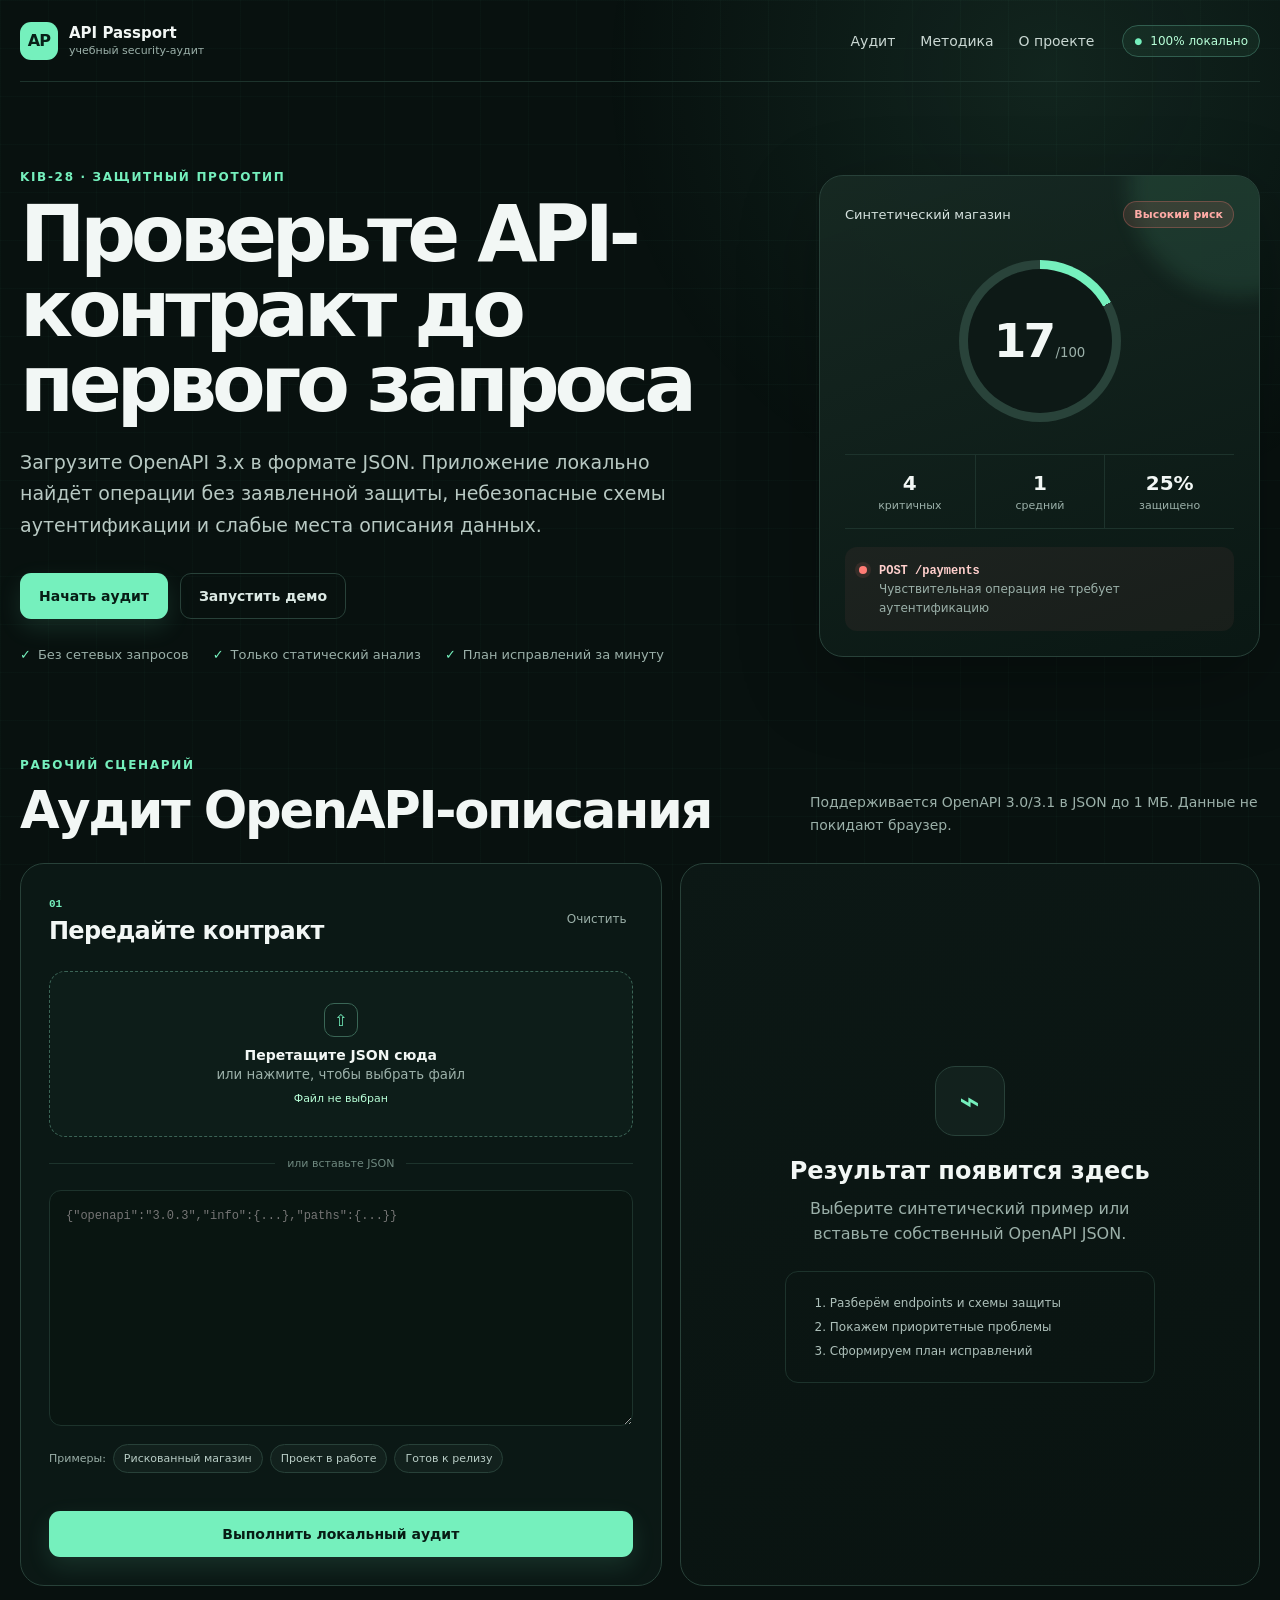
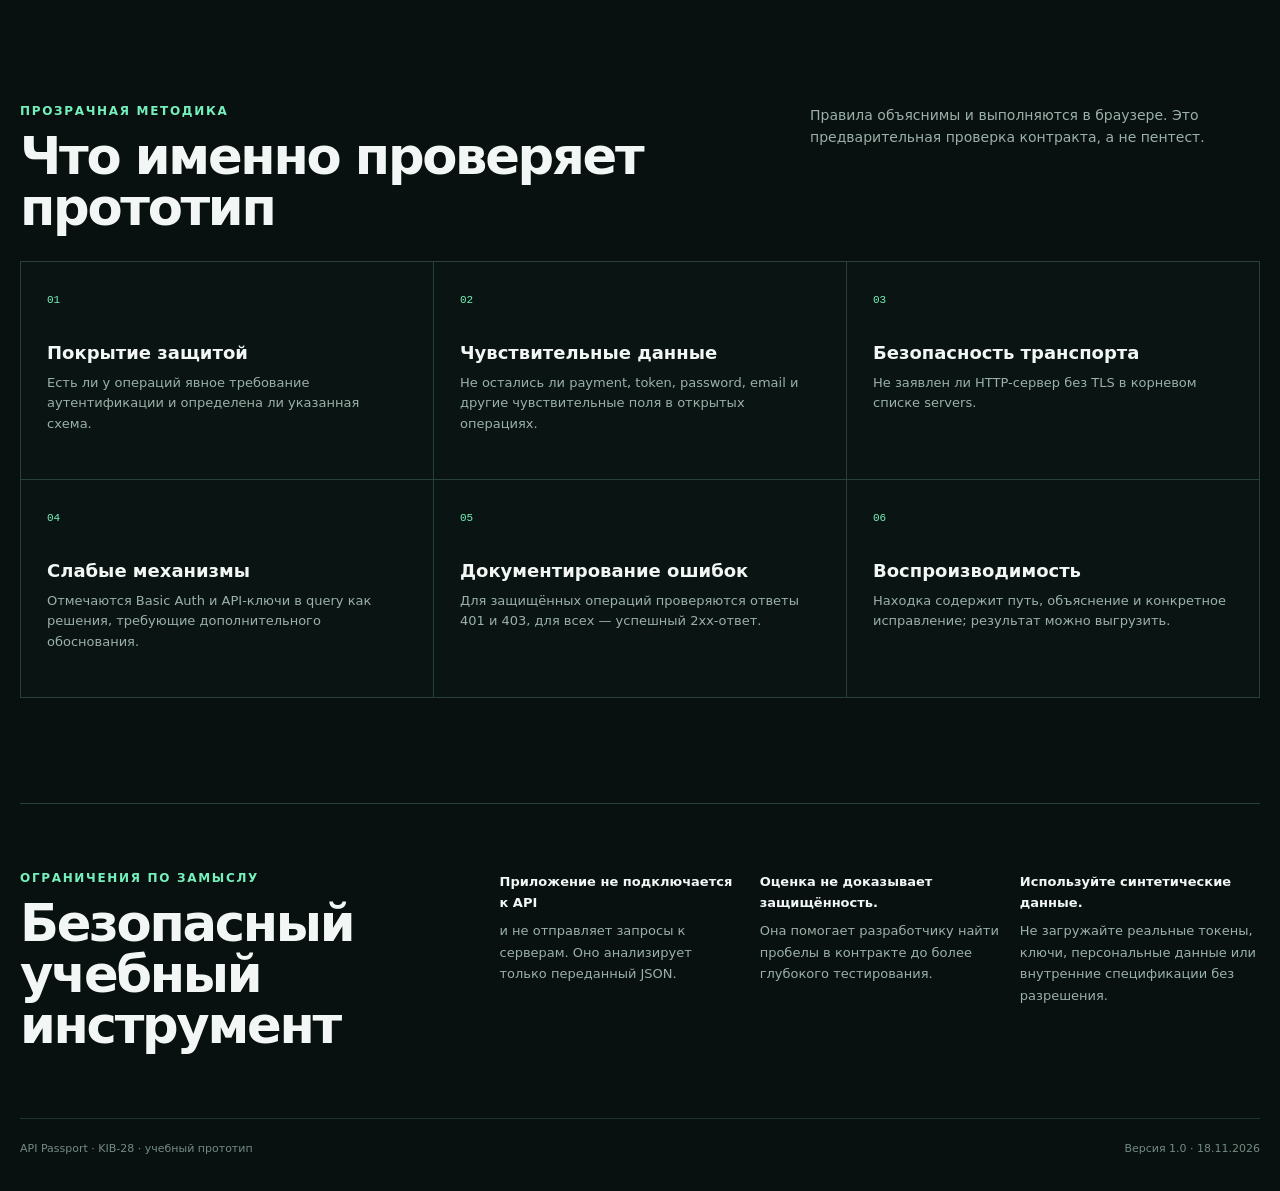
<file: index.html>
<!doctype html>
<html lang="ru">
  <head>
    <meta charset="UTF-8" />
    <meta name="viewport" content="width=device-width, initial-scale=1.0" />
    <meta name="description" content="API Passport — локальный учебный аудитор OpenAPI-контрактов" />
    <title>API Passport — локальный аудит OpenAPI</title>
    <link rel="stylesheet" href="styles.css" />
  </head>
  <body>
    <div class="page-shell">
      <header class="topbar">
        <a class="brand" href="#top" aria-label="API Passport — на главную">
          <span class="brand-mark" aria-hidden="true">AP</span>
          <span>
            <strong>API Passport</strong>
            <small>учебный security-аудит</small>
          </span>
        </a>
        <nav aria-label="Основная навигация">
          <a href="#audit">Аудит</a>
          <a href="#method">Методика</a>
          <a href="#about">О проекте</a>
        </nav>
        <span class="local-badge"><span aria-hidden="true">●</span> 100% локально</span>
      </header>

      <main id="top">
        <section class="hero">
          <div class="hero-copy">
            <p class="eyebrow">KIB-28 · защитный прототип</p>
            <h1>Проверьте API-контракт до первого запроса</h1>
            <p class="hero-lead">
              Загрузите OpenAPI 3.x в формате JSON. Приложение локально найдёт операции без
              заявленной защиты, небезопасные схемы аутентификации и слабые места описания данных.
            </p>
            <div class="hero-actions">
              <a class="button button-primary" href="#audit">Начать аудит</a>
              <button class="button button-ghost" id="hero-demo" type="button">Запустить демо</button>
            </div>
            <ul class="promise-list" aria-label="Ключевые свойства">
              <li>Без сетевых запросов</li>
              <li>Только статический анализ</li>
              <li>План исправлений за минуту</li>
            </ul>
          </div>
          <aside class="hero-panel" aria-label="Пример результата аудита">
            <div class="panel-head">
              <span>Синтетический магазин</span>
              <span class="status status-danger">Высокий риск</span>
            </div>
            <div class="score-ring" style="--score: 17">
              <span><strong>17</strong><small>/100</small></span>
            </div>
            <div class="mini-stats">
              <span><strong>4</strong> критичных</span>
              <span><strong>1</strong> средний</span>
              <span><strong>25%</strong> защищено</span>
            </div>
            <div class="finding-preview">
              <span class="severity-dot high"></span>
              <p><strong>POST /payments</strong><br />Чувствительная операция не требует аутентификацию</p>
            </div>
          </aside>
        </section>

        <section class="audit-section" id="audit">
          <div class="section-heading">
            <div>
              <p class="eyebrow">Рабочий сценарий</p>
              <h2>Аудит OpenAPI-описания</h2>
            </div>
            <p>Поддерживается OpenAPI 3.0/3.1 в JSON до 1 МБ. Данные не покидают браузер.</p>
          </div>

          <div class="workspace-grid">
            <section class="input-card" aria-labelledby="input-title">
              <div class="card-title-row">
                <div>
                  <span class="step">01</span>
                  <h3 id="input-title">Передайте контракт</h3>
                </div>
                <button class="text-button" id="clear-input" type="button">Очистить</button>
              </div>

              <label class="dropzone" for="file-input" id="dropzone">
                <input id="file-input" type="file" accept=".json,application/json" />
                <span class="upload-icon" aria-hidden="true">⇧</span>
                <strong>Перетащите JSON сюда</strong>
                <small>или нажмите, чтобы выбрать файл</small>
                <span class="file-name" id="file-name">Файл не выбран</span>
              </label>

              <div class="divider"><span>или вставьте JSON</span></div>
              <label class="sr-only" for="spec-input">OpenAPI JSON</label>
              <textarea id="spec-input" spellcheck="false" placeholder='{"openapi":"3.0.3","info":{...},"paths":{...}}'></textarea>

              <div class="sample-row" aria-label="Синтетические примеры">
                <span>Примеры:</span>
                <button class="chip" data-sample="risk" type="button">Рискованный магазин</button>
                <button class="chip" data-sample="partial" type="button">Проект в работе</button>
                <button class="chip" data-sample="ready" type="button">Готов к релизу</button>
              </div>
              <p class="input-error" id="input-error" role="alert" aria-live="polite"></p>
              <button class="button button-primary button-wide" id="analyze-button" type="button">
                Выполнить локальный аудит
              </button>
            </section>

            <section class="result-card empty" id="result-card" aria-labelledby="result-title" aria-live="polite">
              <div class="result-empty" id="result-empty">
                <span class="empty-icon" aria-hidden="true">⌁</span>
                <h3 id="result-title">Результат появится здесь</h3>
                <p>Выберите синтетический пример или вставьте собственный OpenAPI JSON.</p>
                <ol>
                  <li>Разберём endpoints и схемы защиты</li>
                  <li>Покажем приоритетные проблемы</li>
                  <li>Сформируем план исправлений</li>
                </ol>
              </div>

              <div class="result-content" id="result-content" hidden>
                <div class="result-topline">
                  <div>
                    <span class="step">02</span>
                    <p class="result-kicker">Результат аудита</p>
                    <h3 id="api-title">API</h3>
                  </div>
                  <span class="status" id="risk-status">—</span>
                </div>

                <div class="score-summary">
                  <div class="score-ring result-ring" id="score-ring" style="--score: 0">
                    <span><strong id="score-value">0</strong><small>/100</small></span>
                  </div>
                  <div>
                    <p class="score-label">Индикативная оценка контракта</p>
                    <p id="score-explanation">—</p>
                  </div>
                </div>

                <div class="metric-grid">
                  <article><span>Endpoints</span><strong id="metric-endpoints">0</strong></article>
                  <article><span>Высокий риск</span><strong id="metric-high">0</strong></article>
                  <article><span>Средний риск</span><strong id="metric-medium">0</strong></article>
                  <article><span>Операции с защитой</span><strong id="metric-protected">0%</strong></article>
                </div>

                <div class="result-actions">
                  <button class="button button-secondary" id="download-report" type="button">Скачать отчёт JSON</button>
                  <button class="button button-ghost" id="print-report" type="button">Печать / PDF</button>
                </div>
              </div>
            </section>
          </div>

          <section class="findings-panel" id="findings-panel" hidden aria-labelledby="findings-title">
            <div class="findings-header">
              <div>
                <span class="step">03</span>
                <h3 id="findings-title">Находки и план исправлений</h3>
              </div>
              <div class="filter-group" role="group" aria-label="Фильтр находок">
                <button class="filter active" data-filter="all" type="button">Все</button>
                <button class="filter" data-filter="high" type="button">Высокие</button>
                <button class="filter" data-filter="medium" type="button">Средние</button>
                <button class="filter" data-filter="low" type="button">Низкие</button>
              </div>
            </div>
            <div class="findings-layout">
              <div class="findings-list" id="findings-list"></div>
              <aside class="fix-plan">
                <p class="eyebrow">Сначала исправьте</p>
                <ol id="fix-plan"></ol>
                <p class="fine-print">Приоритет рассчитан по тяжести и числу затронутых операций.</p>
              </aside>
            </div>
          </section>
        </section>

        <section class="method-section" id="method">
          <div class="section-heading narrow">
            <div>
              <p class="eyebrow">Прозрачная методика</p>
              <h2>Что именно проверяет прототип</h2>
            </div>
            <p>Правила объяснимы и выполняются в браузере. Это предварительная проверка контракта, а не пентест.</p>
          </div>
          <div class="rule-grid">
            <article><span>01</span><h3>Покрытие защитой</h3><p>Есть ли у операций явное требование аутентификации и определена ли указанная схема.</p></article>
            <article><span>02</span><h3>Чувствительные данные</h3><p>Не остались ли payment, token, password, email и другие чувствительные поля в открытых операциях.</p></article>
            <article><span>03</span><h3>Безопасность транспорта</h3><p>Не заявлен ли HTTP-сервер без TLS в корневом списке servers.</p></article>
            <article><span>04</span><h3>Слабые механизмы</h3><p>Отмечаются Basic Auth и API-ключи в query как решения, требующие дополнительного обоснования.</p></article>
            <article><span>05</span><h3>Документирование ошибок</h3><p>Для защищённых операций проверяются ответы 401 и 403, для всех — успешный 2xx-ответ.</p></article>
            <article><span>06</span><h3>Воспроизводимость</h3><p>Находка содержит путь, объяснение и конкретное исправление; результат можно выгрузить.</p></article>
          </div>
        </section>

        <section class="about-section" id="about">
          <div>
            <p class="eyebrow">Ограничения по замыслу</p>
            <h2>Безопасный учебный инструмент</h2>
          </div>
          <div class="about-grid">
            <p><strong>Приложение не подключается к API</strong> и не отправляет запросы к серверам. Оно анализирует только переданный JSON.</p>
            <p><strong>Оценка не доказывает защищённость.</strong> Она помогает разработчику найти пробелы в контракте до более глубокого тестирования.</p>
            <p><strong>Используйте синтетические данные.</strong> Не загружайте реальные токены, ключи, персональные данные или внутренние спецификации без разрешения.</p>
          </div>
        </section>
      </main>

      <footer>
        <span>API Passport · KIB-28 · учебный прототип</span>
        <span>Версия 1.0 · 18.11.2026</span>
      </footer>
    </div>
    <script src="app.js"></script>
  </body>
</html>
</file>
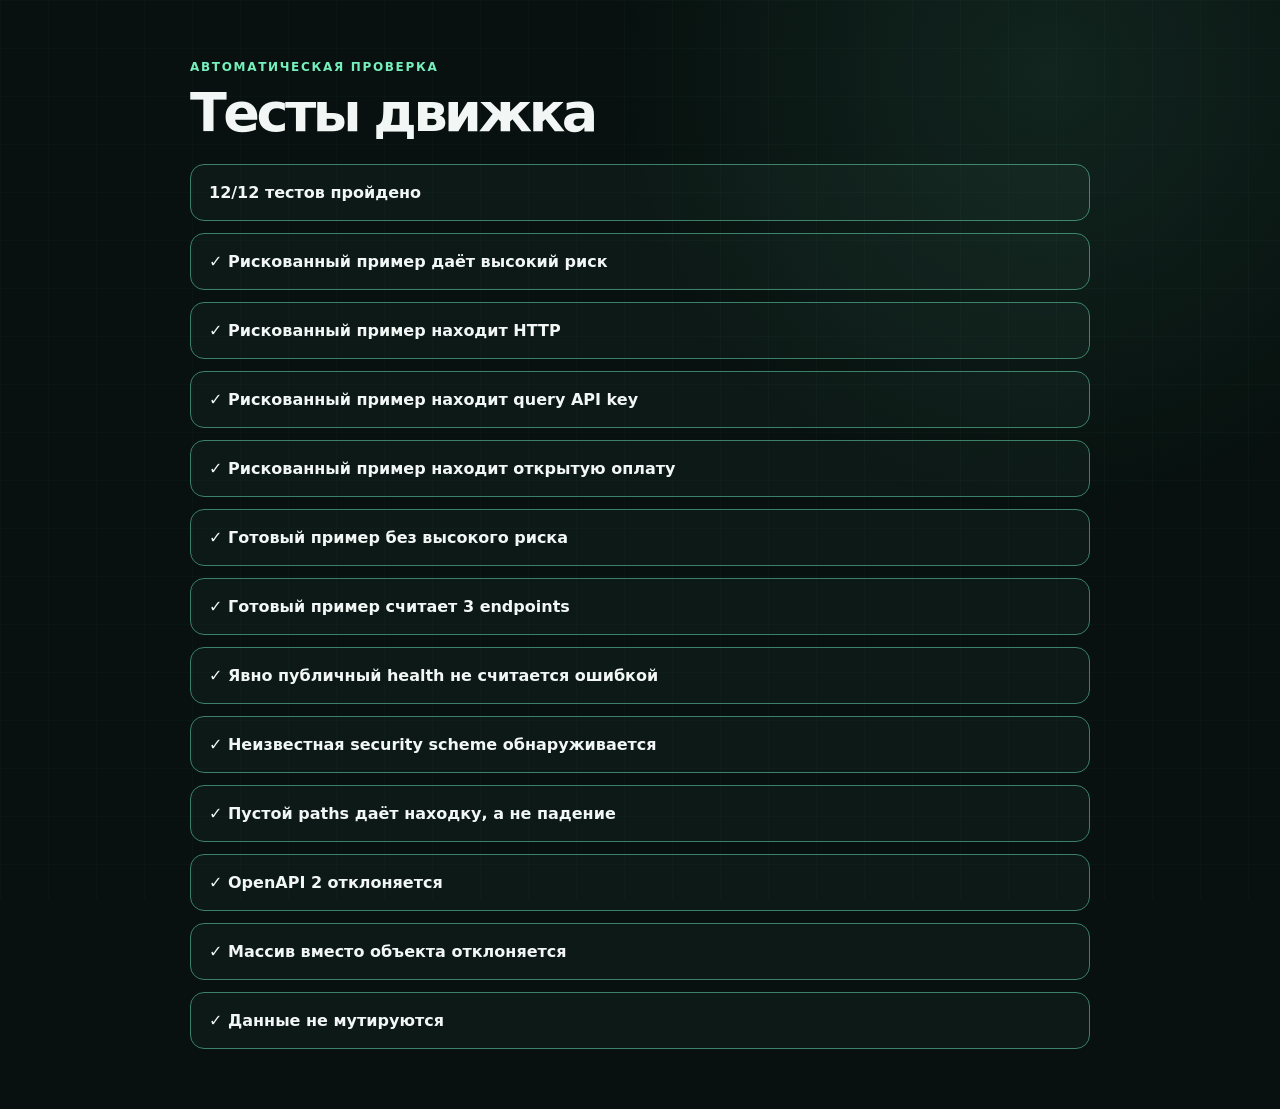
<file: tests.html>
<!doctype html>
<html lang="ru">
  <head>
    <meta charset="UTF-8" />
    <meta name="viewport" content="width=device-width, initial-scale=1.0" />
    <title>API Passport — тесты</title>
    <link rel="stylesheet" href="styles.css" />
    <style>
      main { max-width: 900px; margin: 60px auto; }
      .test-summary, .test-case { padding: 18px; margin: 12px 0; border: 1px solid var(--line); border-radius: 14px; background: var(--surface); }
      .pass { border-color: #3b8068; } .fail { border-color: #9e4d49; }
      pre { white-space: pre-wrap; color: var(--muted); }
    </style>
  </head>
  <body>
    <main>
      <p class="eyebrow">Автоматическая проверка</p>
      <h1 style="font-size:54px">Тесты движка</h1>
      <div id="test-results"></div>
    </main>
    <script src="app.js"></script>
    <script src="tests.js"></script>
  </body>
</html>
</file>
<file: styles.css>
:root {
  color-scheme: dark;
  --bg: #08110f;
  --surface: #0d1916;
  --surface-2: #12211d;
  --surface-3: #172923;
  --line: #284139;
  --line-soft: #1d332c;
  --text: #f2f7f5;
  --muted: #9bb0a9;
  --accent: #75f0bd;
  --accent-2: #b8ffd8;
  --danger: #ff7c75;
  --warning: #ffc768;
  --low: #77b9ff;
  --shadow: 0 24px 80px rgba(0, 0, 0, 0.28);
  --radius-lg: 24px;
  --radius-md: 16px;
  --radius-sm: 10px;
  font-family: Inter, ui-sans-serif, system-ui, -apple-system, BlinkMacSystemFont, "Segoe UI", sans-serif;
}

* { box-sizing: border-box; }
html { scroll-behavior: smooth; }
body { margin: 0; background: var(--bg); color: var(--text); }
button, textarea, input { font: inherit; }
button, a { -webkit-tap-highlight-color: transparent; }
a { color: inherit; text-decoration: none; }
button { color: inherit; }

body::before {
  content: "";
  position: fixed;
  inset: 0;
  pointer-events: none;
  background:
    radial-gradient(circle at 82% 8%, rgba(117, 240, 189, 0.09), transparent 28rem),
    linear-gradient(rgba(117, 240, 189, 0.025) 1px, transparent 1px),
    linear-gradient(90deg, rgba(117, 240, 189, 0.025) 1px, transparent 1px);
  background-size: auto, 48px 48px, 48px 48px;
}

.page-shell { position: relative; width: min(1240px, calc(100% - 40px)); margin: 0 auto; }
.topbar { height: 82px; display: flex; align-items: center; gap: 28px; border-bottom: 1px solid var(--line-soft); }
.brand { display: inline-flex; align-items: center; gap: 11px; margin-right: auto; }
.brand-mark { width: 38px; height: 38px; display: grid; place-items: center; border-radius: 11px; background: var(--accent); color: #082018; font-weight: 900; letter-spacing: -0.05em; }
.brand strong, .brand small { display: block; }
.brand strong { font-size: 15px; }
.brand small { margin-top: 2px; color: var(--muted); font-size: 11px; }
nav { display: flex; gap: 25px; color: #cad8d3; font-size: 14px; }
nav a:hover { color: var(--accent); }
.local-badge { display: inline-flex; align-items: center; gap: 8px; padding: 8px 11px; border: 1px solid #315e4f; border-radius: 999px; color: var(--accent-2); font-size: 12px; background: rgba(117, 240, 189, 0.06); }
.local-badge span { color: var(--accent); font-size: 9px; }

.hero { min-height: 620px; display: grid; grid-template-columns: 1.25fr 0.75fr; gap: 64px; align-items: center; padding: 88px 0 96px; }
.eyebrow { margin: 0 0 13px; color: var(--accent); font-size: 12px; font-weight: 800; letter-spacing: 0.14em; text-transform: uppercase; }
h1, h2, h3, p { margin-top: 0; }
h1 { max-width: 760px; margin-bottom: 25px; font-size: clamp(48px, 6.1vw, 84px); line-height: 0.96; letter-spacing: -0.065em; }
.hero-lead { max-width: 690px; color: #b8c9c3; font-size: 19px; line-height: 1.65; }
.hero-actions { display: flex; gap: 12px; margin: 32px 0 28px; }
.button { min-height: 46px; display: inline-flex; align-items: center; justify-content: center; padding: 0 18px; border: 1px solid transparent; border-radius: 11px; cursor: pointer; font-weight: 800; font-size: 14px; transition: 160ms ease; }
.button:hover { transform: translateY(-1px); }
.button-primary { background: var(--accent); color: #071c15; box-shadow: 0 9px 25px rgba(117, 240, 189, 0.12); }
.button-primary:hover { background: #8ff5ca; }
.button-ghost { border-color: var(--line); background: transparent; color: #dce9e4; }
.button-ghost:hover, .button-secondary:hover { border-color: #4d7769; background: rgba(117, 240, 189, 0.05); }
.button-secondary { border-color: #315e4f; background: #163228; color: var(--accent-2); }
.button-wide { width: 100%; margin-top: 4px; }
.promise-list { display: flex; flex-wrap: wrap; gap: 13px 24px; margin: 0; padding: 0; color: var(--muted); list-style: none; font-size: 13px; }
.promise-list li::before { content: "✓"; margin-right: 7px; color: var(--accent); }

.hero-panel { position: relative; overflow: hidden; padding: 25px; border: 1px solid var(--line); border-radius: var(--radius-lg); background: linear-gradient(160deg, rgba(23, 41, 35, 0.96), rgba(10, 24, 20, 0.98)); box-shadow: var(--shadow); }
.hero-panel::before { content: ""; position: absolute; width: 220px; height: 220px; right: -90px; top: -100px; border-radius: 50%; background: rgba(117, 240, 189, 0.1); filter: blur(10px); }
.panel-head, .result-topline, .card-title-row, .findings-header { display: flex; align-items: center; justify-content: space-between; gap: 18px; }
.panel-head { position: relative; color: #d5e2de; font-size: 13px; }
.status { display: inline-flex; align-items: center; min-height: 27px; padding: 0 10px; border-radius: 999px; font-size: 11px; font-weight: 800; }
.status-danger { background: rgba(255, 124, 117, 0.12); color: #ffaba6; border: 1px solid rgba(255, 124, 117, 0.28); }
.status-warning { background: rgba(255, 199, 104, 0.12); color: #ffda9d; border: 1px solid rgba(255, 199, 104, 0.3); }
.status-good { background: rgba(117, 240, 189, 0.1); color: var(--accent-2); border: 1px solid rgba(117, 240, 189, 0.28); }
.score-ring { --size: 162px; width: var(--size); height: var(--size); display: grid; place-items: center; margin: 32px auto; border-radius: 50%; background: conic-gradient(var(--accent) calc(var(--score) * 1%), #29433a 0); position: relative; }
.score-ring::before { content: ""; position: absolute; inset: 9px; border-radius: 50%; background: var(--surface); }
.score-ring span { position: relative; display: flex; align-items: baseline; }
.score-ring strong { font-size: 47px; letter-spacing: -0.06em; }
.score-ring small { margin-left: 2px; color: var(--muted); }
.mini-stats { display: grid; grid-template-columns: repeat(3, 1fr); border-top: 1px solid var(--line-soft); border-bottom: 1px solid var(--line-soft); }
.mini-stats span { padding: 16px 8px; text-align: center; color: var(--muted); font-size: 11px; }
.mini-stats span + span { border-left: 1px solid var(--line-soft); }
.mini-stats strong { display: block; margin-bottom: 4px; color: var(--text); font-size: 20px; }
.finding-preview { display: flex; gap: 12px; align-items: flex-start; margin-top: 18px; padding: 14px; border-radius: 12px; background: rgba(255, 124, 117, 0.06); }
.finding-preview p { margin: 0; color: var(--muted); font-size: 12px; line-height: 1.55; }
.finding-preview strong { color: #ffd0cd; font-family: ui-monospace, SFMono-Regular, Menlo, monospace; }
.severity-dot { flex: 0 0 8px; width: 8px; height: 8px; margin-top: 5px; border-radius: 50%; }
.severity-dot.high { background: var(--danger); box-shadow: 0 0 0 4px rgba(255, 124, 117, 0.1); }
.severity-dot.medium { background: var(--warning); box-shadow: 0 0 0 4px rgba(255, 199, 104, 0.1); }
.severity-dot.low { background: var(--low); box-shadow: 0 0 0 4px rgba(119, 185, 255, 0.1); }

.audit-section { margin-bottom: 108px; }
.section-heading { display: flex; justify-content: space-between; gap: 60px; align-items: end; margin-bottom: 27px; }
.section-heading h2, .about-section h2 { margin: 0; font-size: clamp(32px, 4vw, 52px); line-height: 1; letter-spacing: -0.045em; }
.section-heading > p { max-width: 450px; margin: 0; color: var(--muted); line-height: 1.6; font-size: 14px; }
.workspace-grid { display: grid; grid-template-columns: 1.05fr 0.95fr; gap: 18px; }
.input-card, .result-card, .findings-panel { border: 1px solid var(--line); border-radius: var(--radius-lg); background: rgba(13, 25, 22, 0.92); }
.input-card, .result-card { min-height: 700px; padding: 28px; }
.card-title-row h3, .result-topline h3, .findings-header h3 { margin: 6px 0 0; font-size: 24px; letter-spacing: -0.03em; }
.step { color: var(--accent); font-family: ui-monospace, SFMono-Regular, Menlo, monospace; font-size: 11px; font-weight: 800; }
.text-button { padding: 6px; border: 0; background: transparent; color: var(--muted); cursor: pointer; font-size: 12px; }
.text-button:hover { color: var(--accent); }
.dropzone { display: flex; flex-direction: column; align-items: center; justify-content: center; min-height: 166px; margin-top: 26px; border: 1px dashed #3b6456; border-radius: var(--radius-md); background: rgba(117, 240, 189, 0.025); cursor: pointer; text-align: center; transition: 160ms ease; }
.dropzone:hover, .dropzone.dragover { border-color: var(--accent); background: rgba(117, 240, 189, 0.06); }
.dropzone input { position: absolute; opacity: 0; pointer-events: none; }
.upload-icon { display: grid; place-items: center; width: 34px; height: 34px; margin-bottom: 10px; border: 1px solid #3a6656; border-radius: 10px; color: var(--accent); }
.dropzone strong { font-size: 14px; }
.dropzone small { margin-top: 4px; color: var(--muted); }
.file-name { margin-top: 10px; color: var(--accent-2); font-size: 11px; }
.divider { display: flex; align-items: center; gap: 12px; margin: 20px 0; color: #6f8980; font-size: 11px; }
.divider::before, .divider::after { content: ""; flex: 1; height: 1px; background: var(--line-soft); }
textarea { width: 100%; min-height: 236px; resize: vertical; padding: 16px; border: 1px solid var(--line-soft); border-radius: 12px; outline: none; background: #091511; color: #d9eee6; font-family: ui-monospace, SFMono-Regular, Menlo, monospace; font-size: 12px; line-height: 1.55; }
textarea:focus { border-color: #4b7c6b; box-shadow: 0 0 0 3px rgba(117, 240, 189, 0.06); }
.sample-row { display: flex; flex-wrap: wrap; gap: 7px; align-items: center; margin: 14px 0; color: var(--muted); font-size: 11px; }
.chip, .filter { min-height: 29px; padding: 0 10px; border: 1px solid var(--line); border-radius: 999px; background: var(--surface-2); color: #b9cdc6; cursor: pointer; font-size: 11px; }
.chip:hover, .filter:hover, .filter.active { border-color: #4a7767; color: var(--accent-2); background: #173128; }
.input-error { min-height: 20px; margin: 0; color: #ffaaa5; font-size: 12px; }
.result-card { display: flex; align-items: stretch; }
.result-card.empty { align-items: center; justify-content: center; background: linear-gradient(160deg, rgba(13, 25, 22, 0.91), rgba(10, 20, 17, 0.92)); }
.result-empty { max-width: 370px; margin: auto; text-align: center; }
.empty-icon { display: grid; place-items: center; width: 70px; height: 70px; margin: 0 auto 21px; border: 1px solid var(--line); border-radius: 20px; background: var(--surface-2); color: var(--accent); font-size: 35px; }
.result-empty h3 { margin-bottom: 12px; font-size: 24px; }
.result-empty p { color: var(--muted); line-height: 1.55; }
.result-empty ol { margin: 24px 0 0; padding: 19px 19px 19px 44px; border: 1px solid var(--line-soft); border-radius: 13px; color: #adc0ba; text-align: left; font-size: 12px; line-height: 2; }
.result-content { width: 100%; }
.result-kicker { margin: 5px 0 0; color: var(--muted); font-size: 11px; }
.result-topline h3 { max-width: 360px; margin-top: 3px; }
.score-summary { display: flex; align-items: center; gap: 25px; margin: 30px 0; padding: 22px; border: 1px solid var(--line-soft); border-radius: 16px; background: #0a1612; }
.result-ring { --size: 128px; flex: 0 0 var(--size); margin: 0; }
.result-ring strong { font-size: 38px; }
.score-label { margin-bottom: 7px; color: var(--muted); font-size: 12px; }
.score-summary p:last-child { margin: 0; color: #c8d8d2; line-height: 1.55; font-size: 13px; }
.metric-grid { display: grid; grid-template-columns: repeat(2, 1fr); gap: 10px; }
.metric-grid article { min-height: 88px; padding: 16px; border: 1px solid var(--line-soft); border-radius: 13px; background: var(--surface-2); }
.metric-grid span { display: block; color: var(--muted); font-size: 11px; }
.metric-grid strong { display: block; margin-top: 8px; font-size: 25px; }
.result-actions { display: flex; gap: 10px; margin-top: 24px; }

.findings-panel { margin-top: 18px; padding: 28px; }
.findings-header { align-items: end; margin-bottom: 22px; }
.findings-header h3 { margin-bottom: 0; }
.filter-group { display: flex; gap: 6px; }
.findings-layout { display: grid; grid-template-columns: 1fr 320px; gap: 18px; }
.findings-list { display: grid; gap: 9px; }
.finding { display: grid; grid-template-columns: 18px 1fr auto; gap: 12px; align-items: start; padding: 16px; border: 1px solid var(--line-soft); border-radius: 13px; background: #0b1713; }
.finding[hidden] { display: none; }
.finding h4 { margin: 0 0 5px; font-size: 14px; }
.finding p { margin: 0; color: var(--muted); font-size: 12px; line-height: 1.55; }
.finding code { display: inline-block; margin-top: 9px; color: var(--accent-2); font-size: 11px; }
.severity-label { padding: 4px 7px; border-radius: 6px; font-size: 9px; font-weight: 900; text-transform: uppercase; letter-spacing: 0.07em; }
.severity-label.high { color: #ffaca7; background: rgba(255, 124, 117, 0.1); }
.severity-label.medium { color: #ffdc9e; background: rgba(255, 199, 104, 0.1); }
.severity-label.low { color: #acd3ff; background: rgba(119, 185, 255, 0.1); }
.no-findings { padding: 24px; border: 1px dashed var(--line); border-radius: 13px; color: var(--muted); text-align: center; }
.fix-plan { align-self: start; padding: 20px; border: 1px solid #315e4f; border-radius: 14px; background: #10251e; }
.fix-plan ol { margin: 18px 0; padding-left: 21px; }
.fix-plan li { padding: 0 0 14px 7px; color: #d6e8e1; font-size: 13px; line-height: 1.45; }
.fix-plan li::marker { color: var(--accent); font-weight: 900; }
.fine-print { margin: 0; color: var(--muted); font-size: 10px; line-height: 1.55; }

.method-section { margin-bottom: 105px; padding-top: 10px; }
.section-heading.narrow { align-items: start; }
.rule-grid { display: grid; grid-template-columns: repeat(3, 1fr); border-top: 1px solid var(--line); border-left: 1px solid var(--line); }
.rule-grid article { min-height: 218px; padding: 26px; border-right: 1px solid var(--line); border-bottom: 1px solid var(--line); background: rgba(13, 25, 22, 0.65); }
.rule-grid span { color: var(--accent); font-family: ui-monospace, SFMono-Regular, Menlo, monospace; font-size: 11px; }
.rule-grid h3 { margin: 35px 0 10px; font-size: 18px; }
.rule-grid p { margin: 0; color: var(--muted); line-height: 1.6; font-size: 13px; }
.about-section { display: grid; grid-template-columns: 0.7fr 1.3fr; gap: 70px; padding: 67px 0; border-top: 1px solid var(--line); }
.about-grid { display: grid; grid-template-columns: repeat(3, 1fr); gap: 20px; }
.about-grid p { margin: 0; color: var(--muted); font-size: 13px; line-height: 1.65; }
.about-grid strong { display: block; margin-bottom: 7px; color: var(--text); }
footer { display: flex; justify-content: space-between; padding: 23px 0 36px; border-top: 1px solid var(--line-soft); color: #748b83; font-size: 11px; }
.sr-only { position: absolute; width: 1px; height: 1px; padding: 0; margin: -1px; overflow: hidden; clip: rect(0, 0, 0, 0); white-space: nowrap; border: 0; }

body.shot-audit .hero,
body.shot-audit .method-section,
body.shot-audit .about-section,
body.shot-audit footer { display: none; }
body.shot-audit .audit-section { margin-top: 44px; }
body.shot-findings .hero,
body.shot-findings .section-heading,
body.shot-findings .workspace-grid,
body.shot-findings .method-section,
body.shot-findings .about-section,
body.shot-findings footer { display: none; }
body.shot-findings .findings-panel { margin-top: 44px; }

@media (max-width: 980px) {
  .hero { grid-template-columns: 1fr; gap: 35px; padding-top: 62px; }
  .hero-panel { max-width: 520px; }
  .workspace-grid, .findings-layout, .about-section { grid-template-columns: 1fr; }
  .result-card { min-height: 560px; }
  .rule-grid { grid-template-columns: repeat(2, 1fr); }
  .about-grid { grid-template-columns: repeat(3, 1fr); }
}

@media (max-width: 700px) {
  .page-shell { width: min(100% - 24px, 1240px); }
  .topbar { height: 70px; }
  nav, .local-badge { display: none; }
  .hero { min-height: auto; padding: 58px 0 72px; }
  h1 { font-size: 47px; }
  .hero-lead { font-size: 16px; }
  .section-heading, .findings-header { align-items: start; flex-direction: column; gap: 17px; }
  .input-card, .result-card, .findings-panel { padding: 19px; border-radius: 18px; }
  .input-card { min-height: 0; }
  .score-summary { align-items: flex-start; flex-direction: column; }
  .metric-grid { grid-template-columns: 1fr 1fr; }
  .result-actions, .hero-actions { flex-direction: column; }
  .filter-group { flex-wrap: wrap; }
  .finding { grid-template-columns: 18px 1fr; }
  .severity-label { grid-column: 2; justify-self: start; }
  .rule-grid { grid-template-columns: 1fr; }
  .about-grid { grid-template-columns: 1fr; }
  footer { gap: 12px; flex-direction: column; }
}

@media print {
  :root { color-scheme: light; }
  body { background: white; color: #12201b; }
  body::before, .topbar, .hero, .input-card, .method-section, .about-section, footer, .filter-group, .result-actions { display: none !important; }
  .page-shell { width: 100%; }
  .audit-section { margin: 0; }
  .section-heading { display: block; }
  .workspace-grid { display: block; }
  .result-card, .findings-panel { border-color: #b7c5c0; background: white; color: #12201b; box-shadow: none; }
  .result-card { min-height: 0; }
  .score-summary, .metric-grid article, .finding, .fix-plan { background: white; color: #12201b; border-color: #c8d2ce; }
  .finding p, .score-summary p:last-child, .fix-plan li, .section-heading > p { color: #3f514a; }
}
</file>
